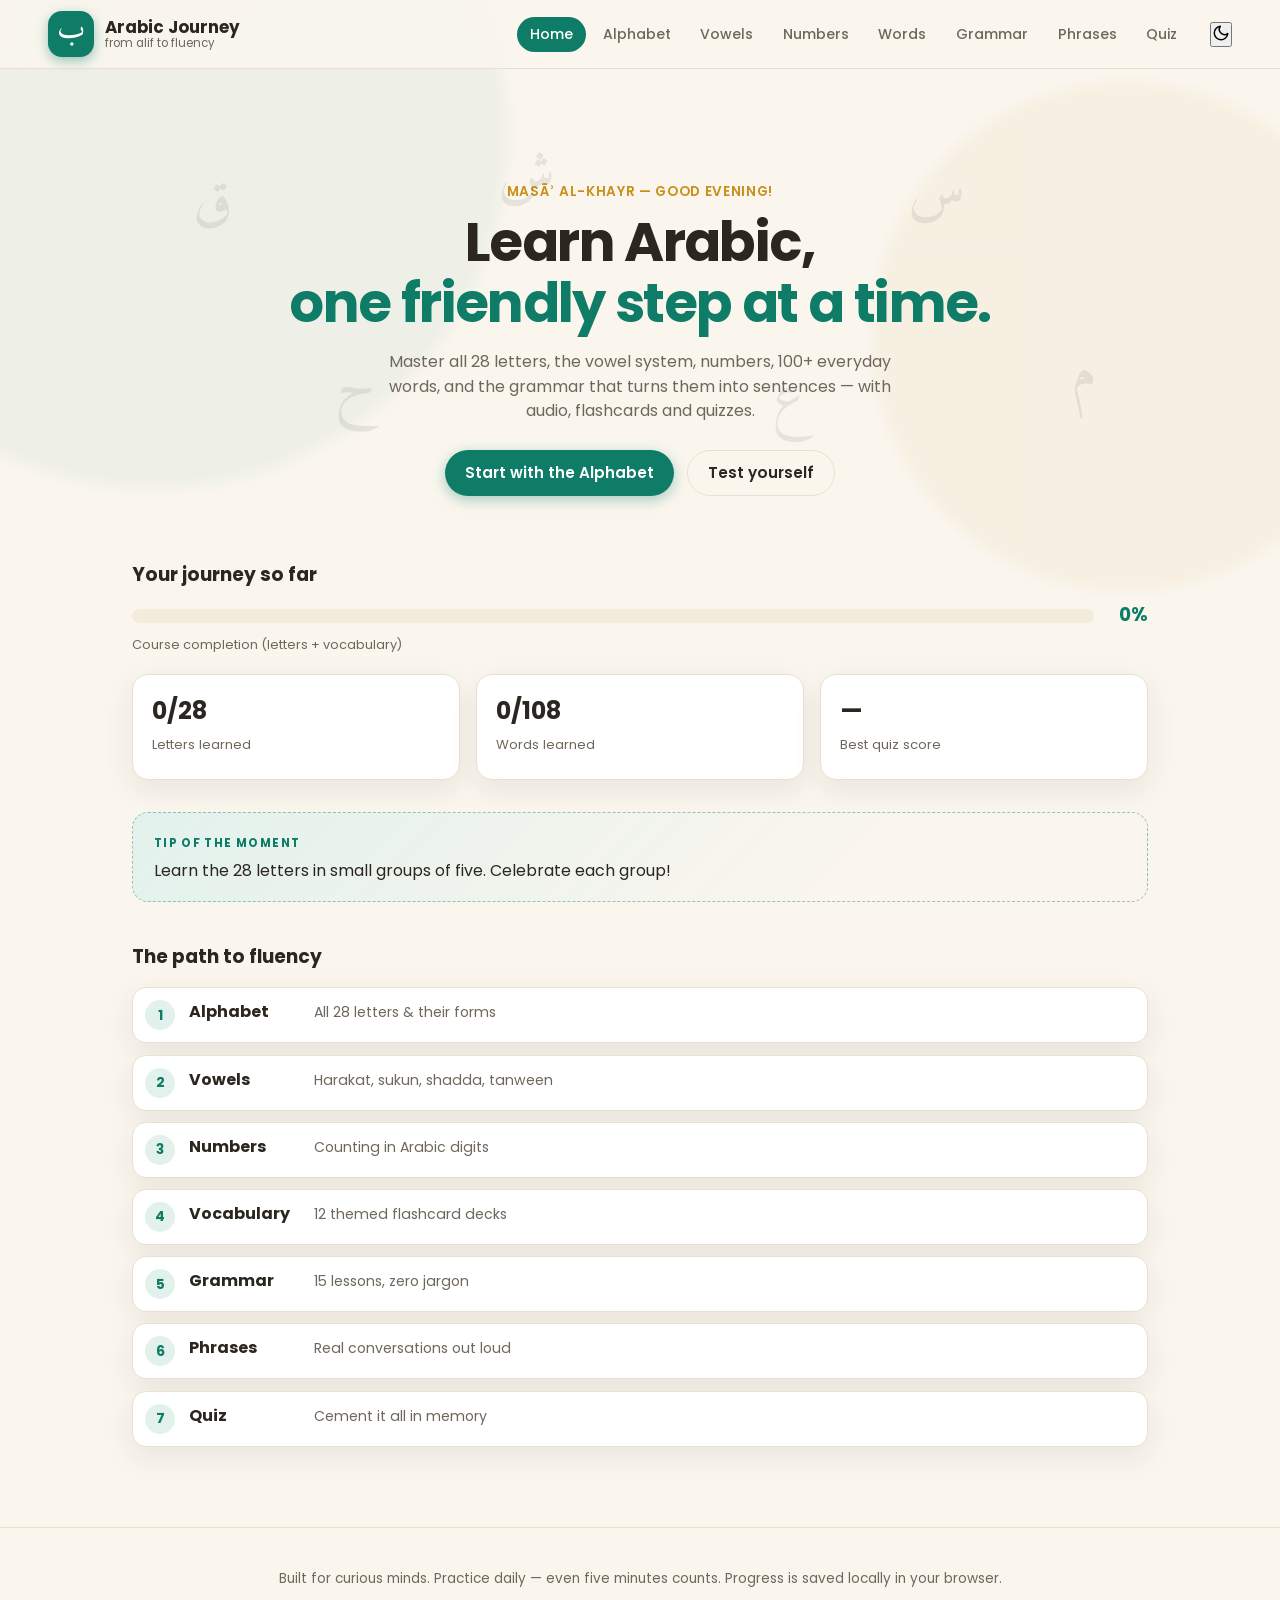
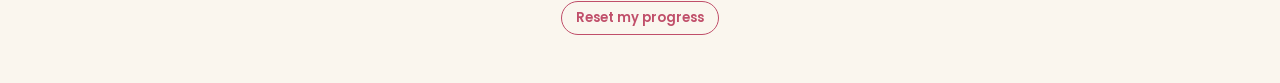
<file: index.html>
<!DOCTYPE html>
<html lang="en">
<head>
  <meta charset="UTF-8">
  <meta name="viewport" content="width=device-width, initial-scale=1.0">
  <title>Arabic Journey — Learn Arabic from Alif to Fluency</title>
  <meta name="description" content="A friendly, interactive course: master the Arabic alphabet, vowels, numbers, vocabulary and grammar — from your first letter to real sentences.">
  <link rel="icon" href="data:image/svg+xml,%3Csvg xmlns='http://www.w3.org/2000/svg' viewBox='0 0 64 64'%3E%3Ccircle cx='32' cy='32' r='30' fill='%230e7c66'/%3E%3Ctext x='32' y='44' font-size='34' text-anchor='middle' fill='%23fff' font-family='serif'%3E%D8%A8%3C/text%3E%3C/svg%3E">
  <link rel="preconnect" href="https://fonts.googleapis.com">
  <link rel="preconnect" href="https://fonts.gstatic.com" crossorigin>
  <link href="https://fonts.googleapis.com/css2?family=Amiri:wght@400;700&family=Poppins:wght@400;500;600;700&display=swap" rel="stylesheet">
  <link rel="stylesheet" href="css/style.css">
</head>
<body>

<header class="site-header">
  <div class="brand" data-route="home" role="button" tabindex="0">
    <div class="logo arabic">ب</div>
    <div class="brand-text">
      <strong>Arabic Journey</strong>
      <span>from alif to fluency</span>
    </div>
  </div>
  <nav id="main-nav" aria-label="Main navigation">
    <button data-route="home">Home</button>
    <button data-route="alphabet">Alphabet</button>
    <button data-route="vowels">Vowels</button>
    <button data-route="numbers">Numbers</button>
    <button data-route="words">Words</button>
    <button data-route="grammar">Grammar</button>
    <button data-route="phrases">Phrases</button>
    <button data-route="quiz">Quiz</button>
  </nav>
  <button id="theme-btn" aria-label="Toggle dark mode"></button>
</header>

<main>

  <!-- ============ HOME ============ -->
  <section class="view" id="view-home">
    <div class="hero">
      <span class="float-ch arabic" style="--d:0s">ق</span>
      <span class="float-ch arabic" style="--d:1.2s">ح</span>
      <span class="float-ch arabic" style="--d:2.1s">ش</span>
      <span class="float-ch arabic" style="--d:.6s">ع</span>
      <span class="float-ch arabic" style="--d:1.8s">س</span>
      <span class="float-ch arabic" style="--d:.3s">م</span>
      <p class="hero-hello" id="hero-greeting">Ahlan wa sahlan!</p>
      <h2>Learn Arabic,<br><em>one friendly step at a time.</em></h2>
      <p class="hero-sub">Master all 28 letters, the vowel system, numbers, 100+ everyday words,
      and the grammar that turns them into sentences — with audio, flashcards and quizzes.</p>
      <div class="hero-cta">
        <button class="btn btn-primary" data-route="alphabet">Start with the Alphabet</button>
        <button class="btn btn-ghost" data-route="quiz">Test yourself</button>
      </div>
    </div>

    <div class="progress-board">
      <h3>Your journey so far</h3>
      <div class="overall-row">
        <div class="bar big"><div class="bar-fill" id="overall-bar"></div></div>
        <span class="overall-pct" id="overall-pct">0%</span>
      </div>
      <p class="overall-note">Course completion (letters + vocabulary)</p>
      <div class="stat-cards">
        <a class="stat-card" data-route="alphabet" href="#alphabet">
          <span class="stat-num" id="stat-letters">0/28</span>
          <span class="stat-label">Letters learned</span>
          <div class="bar"><div class="bar-fill accent" id="stat-letters-bar"></div></div>
        </a>
        <a class="stat-card" data-route="words" href="#words">
          <span class="stat-num" id="stat-words">0/0</span>
          <span class="stat-label">Words learned</span>
          <div class="bar"><div class="bar-fill gold" id="stat-words-bar"></div></div>
        </a>
        <a class="stat-card" data-route="quiz" href="#quiz">
          <span class="stat-num" id="stat-quiz">—</span>
          <span class="stat-label">Best quiz score</span>
          <div class="bar"><div class="bar-fill rose" id="stat-quiz-bar"></div></div>
        </a>
      </div>
    </div>

    <div class="tips">
      <div class="tip-card">
        <span class="tip-kicker">Tip of the moment</span>
        <p id="tip-text"></p>
      </div>
    </div>

    <div class="path-map" aria-label="Learning path">
      <h3>The path to fluency</h3>
      <ol class="path-steps">
        <li><b>Alphabet</b><span>All 28 letters & their forms</span></li>
        <li><b>Vowels</b><span>Harakat, sukun, shadda, tanween</span></li>
        <li><b>Numbers</b><span>Counting in Arabic digits</span></li>
        <li><b>Vocabulary</b><span>12 themed flashcard decks</span></li>
        <li><b>Grammar</b><span>15 lessons, zero jargon</span></li>
        <li><b>Phrases</b><span>Real conversations out loud</span></li>
        <li><b>Quiz</b><span>Cement it all in memory</span></li>
      </ol>
    </div>
  </section>

  <!-- ============ ALPHABET ============ -->
  <section class="view" id="view-alphabet">
    <header class="view-head">
      <h2>The 28 Letters <span class="arabic head-ar">(الحُروف)</span></h2>
      <p>Tap any letter to see its four shapes, hear its sound, and learn a word. Star what you know.</p>
    </header>
    <div class="alpha-tools">
      <input type="search" id="alpha-search" placeholder="Search letter or sound… (e.g. ba, kh)" autocomplete="off">
      <div class="chips" id="alpha-filters">
        <button class="chip active" data-filter="all">All</button>
        <button class="chip" data-filter="todo">Not learned</button>
        <button class="chip" data-filter="learned">Learned</button>
        <button class="chip" data-filter="joiners">Connect both ways</button>
        <button class="chip" data-filter="non">One-sided</button>
      </div>
      <span class="muted" id="alpha-count"></span>
    </div>
    <div class="alpha-grid" id="alpha-grid"></div>
  </section>

  <!-- ============ VOWELS ============ -->
  <section class="view" id="view-vowels">
    <header class="view-head">
      <h2>Short Vowels & Marks <span class="arabic head-ar">(الحَرَكات)</span></h2>
      <p>Tiny marks, huge difference. They tell you which vowel follows each letter.</p>
    </header>
    <div class="mark-grid" id="marks-grid"></div>

    <h3 class="sub-head">Long vowels</h3>
    <div class="mark-grid small" id="long-grid"></div>

    <h3 class="sub-head">Try it live — one letter, every vowel</h3>
    <div class="explorer card">
      <label for="vowel-base">Pick a base letter:</label>
      <select id="vowel-base" dir="ltr"></select>
      <div class="combo-grid" id="vowel-grid"></div>
    </div>
  </section>

  <!-- ============ NUMBERS ============ -->
  <section class="view" id="view-numbers">
    <header class="view-head">
      <h2>Numbers <span class="arabic head-ar">(الأَرقام)</span></h2>
      <p>Arabic has its own digits, read left-to-right just like ours.</p>
    </header>
    <div class="num-grid" id="numbers-grid"></div>
  </section>

  <!-- ============ WORDS ============ -->
  <section class="view" id="view-wordsec">
    <header class="view-head">
      <h2>Vocabulary Decks <span class="arabic head-ar">(المُفْرَدات)</span></h2>
      <p>Flip the cards, listen, star what sticks. Little and often beats cramming.</p>
    </header>
    <div class="chips scroll-x" id="word-cats"></div>
    <div class="deck-tools">
      <span class="muted" id="cat-progress-label"></span>
      <div class="bar slim"><div class="bar-fill gold" id="cat-progress-bar"></div></div>
    </div>
    <div class="deck-wrap" id="deck-area">
      <div class="flashcard" id="flashcard" tabindex="0" role="button" aria-label="Flashcard — click to flip">
        <div class="fc-inner">
          <div class="fc-face fc-front">
            <span class="fc-cat" id="fc-cat-front"></span>
            <span class="fc-ar arabic" id="fc-ar"></span>
            <span class="fc-tr" id="fc-tr"></span>
            <button class="icon-btn say-on-card" data-say-slot="front" aria-label="Listen"></button>
            <span class="fc-hint">click card to flip</span>
          </div>
          <div class="fc-face fc-back">
            <span class="fc-cat" id="fc-cat-back"></span>
            <span class="fc-en" id="fc-en"></span>
            <span class="fc-hint">click card to flip back</span>
          </div>
        </div>
      </div>
      <div class="deck-controls">
        <button class="btn btn-ghost icon-btn" id="fc-prev" aria-label="Previous word"></button>
        <button class="btn btn-primary icon-btn" id="fc-flip" aria-label="Flip card"></button>
        <button class="btn btn-ghost icon-btn" id="fc-next" aria-label="Next word"></button>
        <button class="btn btn-ghost icon-btn" id="fc-shuffle" aria-label="Shuffle deck"></button>
        <button class="btn btn-star icon-btn" id="fc-star" aria-label="Mark as learned"></button>
      </div>
      <div class="deck-view-toggle">
        <button class="btn btn-small active" id="btn-deck-view">Cards</button>
        <button class="btn btn-small" id="btn-list-view">List</button>
      </div>
    </div>
    <div class="words-list hidden" id="words-list"></div>
  </section>

  <!-- ============ GRAMMAR ============ -->
  <section class="view" id="view-grammar">
    <header class="view-head">
      <h2>Grammar, gently <span class="arabic head-ar">(النَّحْو)</span></h2>
      <p>Fifteen bite-sized lessons that take you from letters to real sentences.</p>
    </header>
    <div id="grammar-list"></div>
  </section>

  <!-- ============ PHRASES ============ -->
  <section class="view" id="view-phrases">
    <header class="view-head">
      <h2>Phrases & Conversation <span class="arabic head-ar">(المُحادثة)</span></h2>
      <p>Say each phrase out loud twice before moving on. Your mouth learns too!</p>
    </header>
    <div id="phrases-list"></div>

    <h3 class="sub-head">Your first conversation — play it line by line</h3>
    <div class="dialogue card" id="dialogue"></div>
    <button class="btn btn-primary" id="play-dialogue">Play conversation</button>
  </section>

  <!-- ============ QUIZ ============ -->
  <section class="view" id="view-quiz">
    <header class="view-head">
      <h2>Challenge Yourself <span class="arabic head-ar">(اِمْتِحان)</span></h2>
      <p>Ten questions, instant feedback. Beat your best score!</p>
    </header>

    <div class="card quiz-setup" id="quiz-setup">
      <h3>Choose your topic</h3>
      <div class="chips" id="quiz-topics">
        <button class="chip active" data-topic="mixed">Mixed</button>
        <button class="chip" data-topic="letters">Letters</button>
        <button class="chip" data-topic="vocab">Vocabulary</button>
        <button class="chip" data-topic="numbers">Numbers</button>
      </div>
      <button class="btn btn-primary" id="btn-start-quiz">Start quiz</button>
    </div>

    <div class="card quiz-play hidden" id="quiz-play">
      <div class="q-meta">
        <span id="q-progress"></span>
        <span id="q-score"></span>
      </div>
      <div class="bar slim"><div class="bar-fill accent" id="q-bar"></div></div>
      <div id="q-question" class="q-question"></div>
      <div class="q-options" id="q-options"></div>
      <div id="q-feedback" class="q-feedback" role="status"></div>
      <button class="btn btn-primary hidden" id="btn-next-q">Next question</button>
    </div>

    <div class="card quiz-result hidden" id="quiz-result">
      <div class="score-ring" id="score-ring"><span id="qr-score"></span></div>
      <p id="qr-msg"></p>
      <p class="muted" id="qr-best"></p>
      <div class="row-center">
        <button class="btn btn-primary" id="btn-again">Play again</button>
        <button class="btn btn-ghost" id="btn-change-topic">Change topic</button>
      </div>
    </div>
  </section>

</main>

<footer class="site-footer">
  <p>Built for curious minds. Practice daily — even five minutes counts.
     Progress is saved locally in your browser.</p>
  <button class="btn btn-small btn-danger" id="reset-progress">Reset my progress</button>
</footer>

<!-- Letter detail modal -->
<div class="modal-overlay hidden" id="modal-overlay">
  <div class="modal card" role="dialog" aria-modal="true" aria-labelledby="modal-title">
    <button class="modal-close icon-btn" id="modal-close" aria-label="Close"></button>
    <div id="modal-body"></div>
    <div class="modal-nav">
      <button class="btn btn-ghost" id="modal-prev">Previous</button>
      <button class="btn btn-star icon-btn" id="modal-star" aria-label="Toggle learned"></button>
      <button class="btn btn-ghost" id="modal-next">Next</button>
    </div>
  </div>
</div>

<div id="toast" class="hidden" role="status"></div>

<script src="js/data.js"></script>
<script src="js/content.js"></script>
<script src="js/grammar.js"></script>
<script src="js/app.js" defer></script>
</body>
</html>
</file>
<file: css/style.css>
/* ============================================================
   Arabic Journey — styles
   Warm, friendly, readable. Light & dark themes.
   ============================================================ */

:root{
  --bg:#faf6ee;
  --bg-soft:#f3ecdd;
  --surface:#ffffff;
  --surface-2:#fdfaf3;
  --ink:#2b2620;
  --ink-soft:#6f675c;
  --line:#e8e0d0;
  --accent:#0e7c66;
  --accent-soft:#e2f1ec;
  --gold:#c98f1b;
  --gold-soft:#f7ecd7;
  --rose:#c04f6a;
  --rose-soft:#f9e6eb;
  --shadow:0 10px 30px rgba(43,38,32,.08);
  --radius:16px;
}
[data-theme="dark"]{
  --bg:#15181a;
  --bg-soft:#101315;
  --surface:#1e2326;
  --surface-2:#24292d;
  --ink:#ece5d8;
  --ink-soft:#a89f90;
  --line:#33393e;
  --accent:#3fb397;
  --accent-soft:#17332d;
  --gold:#dfae4a;
  --gold-soft:#332a15;
  --rose:#e07a93;
  --rose-soft:#37202a;
  --shadow:0 10px 30px rgba(0,0,0,.35);
}

*{ box-sizing:border-box; margin:0; padding:0 }
html{ scroll-behavior:smooth }
body{
  font-family:'Poppins',system-ui,'Segoe UI',sans-serif;
  background:
    radial-gradient(circle at 12% 8%, rgba(14,124,102,.05) 0 18%, transparent 19%),
    radial-gradient(circle at 88% 20%, rgba(201,143,27,.06) 0 14%, transparent 15%),
    var(--bg);
  color:var(--ink);
  line-height:1.55;
  min-height:100vh;
}

/* ---------- utilities ---------- */
.arabic{ font-family:'Amiri','Traditional Arabic',serif; direction:rtl; unicode-bidi:isolate }
.hidden{ display:none !important }
.muted{ color:var(--ink-soft); font-size:.85rem }
.row-center{ display:flex; gap:.6rem; justify-content:center; flex-wrap:wrap }
.card{
  background:var(--surface);
  border:1px solid var(--line);
  border-radius:var(--radius);
  box-shadow:var(--shadow);
  padding:1.4rem;
}

/* ---------- buttons ---------- */
.btn{
  border:none; cursor:pointer; font-family:inherit; font-weight:600;
  padding:.65rem 1.25rem; border-radius:999px; font-size:.95rem;
  transition:transform .15s ease, box-shadow .15s ease, background .2s;
  display:inline-flex; align-items:center; gap:.45rem; justify-content:center;
}
.btn:hover{ transform:translateY(-2px) }
.btn:active{ transform:translateY(0) }
.btn-primary{ background:var(--accent); color:#fff; box-shadow:0 4px 14px rgba(14,124,102,.35) }
.btn-primary:hover{ filter:brightness(1.07) }
[data-theme="dark"] .btn-primary{ color:#0d1412 }
.btn-ghost{ background:transparent; color:var(--ink); border:1.5px solid var(--line) }
.btn-ghost:hover{ border-color:var(--accent); color:var(--accent) }
.btn-danger{ background:transparent; color:var(--rose); border:1.5px solid currentColor }
.btn-small{ padding:.35rem .9rem; font-size:.82rem }
.icon-btn{
  width:42px; height:42px; padding:0; border-radius:50%;
  display:inline-flex; align-items:center; justify-content:center;
  background:var(--surface-2); color:var(--ink); border:1.5px solid var(--line);
}
.icon-btn svg{ width:18px; height:18px }
.btn-star{ background:var(--gold-soft); color:var(--gold); border-color:transparent }
.btn-star.active{ background:var(--gold); color:#fff }

/* ---------- header ---------- */
.site-header{
  position:sticky; top:0; z-index:50;
  display:flex; align-items:center; gap:1rem; flex-wrap:wrap;
  padding:.7rem clamp(1rem,4vw,3rem);
  background:color-mix(in srgb, var(--bg) 82%, transparent);
  backdrop-filter:blur(10px);
  border-bottom:1px solid var(--line);
}
.brand{ display:flex; align-items:center; gap:.7rem; cursor:pointer }
.logo{
  width:46px; height:46px; border-radius:14px; background:var(--accent); color:#fff;
  display:flex; align-items:center; justify-content:center;
  font-size:1.9rem; line-height:1; padding-bottom:.35rem;
  box-shadow:0 4px 12px rgba(14,124,102,.4);
}
[data-theme="dark"] .logo{ color:#0d1412 }
.brand-text{ display:flex; flex-direction:column; line-height:1.2 }
.brand-text strong{ font-size:1.05rem }
.brand-text span{ font-size:.72rem; color:var(--ink-soft) }
#main-nav{ display:flex; gap:.25rem; overflow-x:auto; margin-left:auto; scrollbar-width:none; padding:.2rem 0 }
#main-nav::-webkit-scrollbar{ display:none }
#main-nav button{
  background:none; border:none; cursor:pointer; font-family:inherit;
  font-size:.88rem; font-weight:500; color:var(--ink-soft);
  padding:.45rem .8rem; border-radius:999px; white-space:nowrap;
  transition:background .2s,color .2s;
}
#main-nav button:hover{ color:var(--ink); background:var(--surface-2) }
#main-nav button.current{ background:var(--accent); color:#fff }
[data-theme="dark"] #main-nav button.current{ color:#0d1412 }
#theme-btn{ margin-left:.25rem }

/* ---------- views ---------- */
.view{ display:none; max-width:1080px; margin:0 auto; padding:clamp(1.2rem,4vw,2.5rem) clamp(1rem,4vw,2rem) 3rem; animation:fadeUp .35s ease both }
.view.active{ display:block }
@keyframes fadeUp{ from{ opacity:0; transform:translateY(10px) } to{ opacity:1; transform:none } }
.view-head h2{ font-size:clamp(1.5rem,3.5vw,2.1rem); letter-spacing:-.02em }
.head-ar{ color:var(--accent); font-size:.85em }
.view-head p{ color:var(--ink-soft); margin-top:.3rem; max-width:60ch }
.sub-head{ margin:2rem 0 1rem; font-size:1.2rem }

/* ---------- hero ---------- */
.hero{ position:relative; text-align:center; padding:clamp(2rem,6vw,4.5rem) 1rem 2.5rem; overflow:hidden }
.hero-hello{ color:var(--gold); font-weight:600; letter-spacing:.05em; text-transform:uppercase; font-size:.85rem }
.hero h2{ font-size:clamp(2rem,5.5vw,3.4rem); line-height:1.12; letter-spacing:-.03em; margin:.6rem 0 1rem }
.hero h2 em{ color:var(--accent); font-style:normal }
.hero-sub{ color:var(--ink-soft); max-width:52ch; margin:0 auto 1.6rem }
.hero-cta{ display:flex; gap:.8rem; justify-content:center; flex-wrap:wrap }
.float-ch{
  position:absolute; top:12%; font-size:clamp(2rem,5vw,3.6rem); opacity:.09;
  animation:floaty 7s ease-in-out infinite; animation-delay:var(--d); pointer-events:none; user-select:none;
}
.float-ch:nth-child(1){ left:6% } .float-ch:nth-child(2){ left:20%; top:55% }
.float-ch:nth-child(3){ left:36%; top:6% } .float-ch:nth-child(4){ right:34%; top:58% }
.float-ch:nth-child(5){ right:18%; top:10% } .float-ch:nth-child(6){ right:5%; top:52% }
@keyframes floaty{ 0%,100%{ transform:translateY(0) rotate(-3deg) } 50%{ transform:translateY(-18px) rotate(4deg) } }

/* ---------- progress board ---------- */
.progress-board{ margin-top:1.5rem }
.progress-board h3{ margin-bottom:.8rem }
.overall-row{ display:flex; align-items:center; gap:1rem }
.overall-pct{ font-weight:700; color:var(--accent); font-size:1.15rem; min-width:3.2ch; text-align:right }
.overall-note{ color:var(--ink-soft); font-size:.8rem; margin:.3rem 0 1.2rem }
.bar{ height:10px; background:var(--bg-soft); border-radius:99px; overflow:hidden; flex:1 }
.bar.slim{ height:6px }
.bar.big{ height:14px }
.bar-fill{ height:100%; width:0%; border-radius:99px; background:linear-gradient(90deg,var(--accent),color-mix(in srgb,var(--accent) 60%, var(--gold))); transition:width .6s cubic-bezier(.22,1,.36,1) }
.bar-fill.accent{ background:var(--accent) }
.bar-fill.gold{ background:linear-gradient(90deg,var(--gold),#e0b34d) }
.bar-fill.rose{ background:var(--rose) }
.stat-cards{ display:grid; grid-template-columns:repeat(auto-fit,minmax(200px,1fr)); gap:1rem }
.stat-card{
  background:var(--surface); border:1px solid var(--line); border-radius:var(--radius);
  padding:1.1rem 1.2rem; text-decoration:none; color:inherit; display:flex; flex-direction:column; gap:.35rem;
  transition:transform .2s ease, box-shadow .2s ease; box-shadow:var(--shadow);
}
.stat-card:hover{ transform:translateY(-3px) }
.stat-num{ font-size:1.5rem; font-weight:700 }
.stat-label{ font-size:.82rem; color:var(--ink-soft) }

.tips{ margin-top:2rem }
.tip-card{
  background:linear-gradient(135deg,var(--accent-soft),transparent 70%);
  border:1px dashed color-mix(in srgb,var(--accent) 40%, transparent);
  border-radius:var(--radius); padding:1.1rem 1.3rem;
}
.tip-kicker{ font-size:.72rem; text-transform:uppercase; letter-spacing:.12em; color:var(--accent); font-weight:700 }
.tip-card p{ margin-top:.25rem }
.tip-card p.swap{ animation:fadeUp .4s ease both }

.path-map{ margin-top:2.5rem }
.path-steps{ list-style:none; counter-reset:step; display:grid; gap:.7rem; margin-top:1rem }
.path-steps li{
  counter-increment:step; display:flex; align-items:baseline; gap:.9rem;
  background:var(--surface); border:1px solid var(--line); border-radius:14px;
  padding:.75rem 1rem .75rem .75rem; box-shadow:var(--shadow);
}
.path-steps li::before{
  content:counter(step); flex:0 0 auto;
  width:30px; height:30px; border-radius:50%;
  background:var(--accent-soft); color:var(--accent); font-weight:700; font-size:.85rem;
  display:inline-flex; align-items:center; justify-content:center; align-self:center;
}
.path-steps b{ min-width:110px }
.path-steps span{ color:var(--ink-soft); font-size:.88rem }

/* ---------- alphabet ---------- */
.alpha-tools{ display:flex; align-items:center; gap:1rem; flex-wrap:wrap; margin:1.4rem 0 1.1rem }
#alpha-search{
  font-family:inherit; font-size:.9rem; color:var(--ink);
  background:var(--surface); border:1.5px solid var(--line); border-radius:999px;
  padding:.55rem 1.1rem; min-width:230px; outline:none; transition:border-color .2s;
}
#alpha-search:focus{ border-color:var(--accent) }
.chips{ display:flex; gap:.4rem; flex-wrap:wrap }
.chip{
  border:1.5px solid var(--line); background:var(--surface); color:var(--ink-soft);
  font-family:inherit; font-size:.82rem; font-weight:500; padding:.4rem .95rem;
  border-radius:999px; cursor:pointer; transition:all .2s;
}
.chip:hover{ border-color:var(--accent); color:var(--accent) }
.chip.active{ background:var(--accent); border-color:var(--accent); color:#fff }
[data-theme="dark"] .chip.active{ color:#0d1412 }
.alpha-grid{ display:grid; grid-template-columns:repeat(auto-fill,minmax(105px,1fr)); gap:.8rem }
.letter-card{
  position:relative; background:var(--surface); border:1px solid var(--line);
  border-radius:14px; padding:1.1rem .5rem .8rem; text-align:center; cursor:pointer;
  display:flex; flex-direction:column; align-items:center; gap:.15rem;
  transition:transform .18s ease, box-shadow .18s ease, border-color .18s;
  box-shadow:var(--shadow); font-family:inherit;
}
.letter-card:hover{ transform:translateY(-4px) rotate(-.5deg); border-color:var(--accent) }
.lc-char{ font-family:'Amiri',serif; font-size:2.5rem; line-height:1.15; color:var(--ink) }
.lc-name{ font-size:.78rem; color:var(--ink-soft) }
.lc-sound{ font-size:.68rem; color:var(--accent); font-weight:600 }
.lc-star{ position:absolute; top:.45rem; right:.55rem; width:15px; height:15px; color:var(--gold); opacity:0 }
.letter-card.learned{ border-color:var(--gold); background:linear-gradient(180deg,var(--gold-soft),var(--surface) 65%) }
.letter-card.learned .lc-star{ opacity:1 }

/* ---------- letter detail modal ---------- */
.modal-overlay{
  position:fixed; inset:0; z-index:100; background:rgba(20,17,12,.45);
  backdrop-filter:blur(4px); display:flex; align-items:center; justify-content:center; padding:1rem;
  animation:fadeIn .2s ease both;
}
@keyframes fadeIn{ from{opacity:0} to{opacity:1} }
.modal{ width:min(560px,100%); max-height:92vh; overflow-y:auto; position:relative; animation:popIn .28s cubic-bezier(.22,1.4,.36,1) both }
@keyframes popIn{ from{ transform:scale(.92); opacity:0 } to{ transform:scale(1); opacity:1 } }
.modal-close{ position:absolute; top:.9rem; right:.9rem }
.md-top{ display:flex; align-items:center; gap:1.2rem; margin-bottom:1rem }
.big-letter{
  font-family:'Amiri',serif; font-size:5rem; line-height:1.1; color:var(--accent);
  min-width:110px; height:110px; display:flex; align-items:center; justify-content:center;
  background:var(--accent-soft); border-radius:20px; padding-bottom:.6rem;
}
.md-title h3{ font-size:1.4rem }
.md-title p{ color:var(--ink-soft); font-size:.9rem }
.forms-strip{ display:grid; grid-template-columns:repeat(4,1fr); gap:.5rem; margin:.4rem 0 1rem }
.form-cell{
  background:var(--surface-2); border:1px solid var(--line); border-radius:12px;
  text-align:center; padding:.7rem .3rem .45rem;
}
.form-cell .arabic{ font-size:1.9rem; display:block; line-height:1.3 }
.form-label{ font-size:.66rem; text-transform:uppercase; letter-spacing:.08em; color:var(--ink-soft) }
.hint-box{
  display:flex; gap:.6rem; align-items:flex-start;
  background:var(--gold-soft); border-radius:12px; padding:.7rem .9rem; font-size:.9rem; margin-bottom:1rem;
}
.ex-word{
  display:flex; align-items:center; justify-content:space-between; gap:.8rem;
  border:1px solid var(--line); border-radius:12px; padding:.8rem 1rem; margin-bottom:1rem;
}
.ex-word .arabic{ font-size:1.8rem }
.ex-word small{ display:block; color:var(--ink-soft) }
.say-btn{
  flex:0 0 auto; width:44px; height:44px; border-radius:50%; border:none; cursor:pointer;
  background:var(--accent); color:#fff; display:inline-flex; align-items:center; justify-content:center;
  transition:transform .15s;
}
[data-theme="dark"] .say-btn{ color:#0d1412 }
.say-btn:hover{ transform:scale(1.08) }
.say-btn.pulse{ animation:pulse .6s ease infinite alternate }
@keyframes pulse{ from{ box-shadow:0 0 0 0 rgba(14,124,102,.45) } to{ box-shadow:0 0 0 12px rgba(14,124,102,0) } }
.note-line{ font-size:.83rem; color:var(--ink-soft); font-style:italic }
.modal-nav{ display:flex; justify-content:space-between; align-items:center; margin-top:1.2rem; gap:.5rem }

/* ---------- vowels ---------- */
.mark-grid{ display:grid; grid-template-columns:repeat(auto-fit,minmax(250px,1fr)); gap:1rem }
.mark-grid.small{ grid-template-columns:repeat(auto-fit,minmax(220px,1fr)) }
.mark-card{ background:var(--surface); border:1px solid var(--line); border-radius:var(--radius); padding:1.1rem; box-shadow:var(--shadow) }
.mk-row{ display:flex; align-items:center; gap:.9rem; margin-bottom:.5rem }
.mk-mark{
  font-size:2.6rem; line-height:1; min-width:64px; height:64px; border-radius:14px;
  background:var(--accent-soft); color:var(--accent);
  display:flex; align-items:center; justify-content:center; padding-bottom:.7rem;
}
.mk-name{ font-weight:700 }
.mk-sound{ margin-left:auto; color:var(--gold); font-weight:700 }
.mk-desc{ color:var(--ink-soft); font-size:.88rem }
.explorer{ margin-top:.5rem }
.explorer label{ font-weight:600; margin-right:.5rem }
#vowel-base{
  font-family:'Amiri',serif; font-size:1.4rem; padding:.2rem .9rem;
  border:1.5px solid var(--line); border-radius:10px; background:var(--surface); color:var(--ink); cursor:pointer;
}
.combo-grid{ display:grid; grid-template-columns:repeat(auto-fit,minmax(120px,1fr)); gap:.7rem; margin-top:1rem }
.combo-card{
  background:var(--surface-2); border:1px solid var(--line); border-radius:12px;
  padding:.9rem .4rem .6rem; text-align:center; cursor:pointer; transition:border-color .2s, transform .15s;
}
.combo-card:hover{ border-color:var(--accent); transform:translateY(-2px) }
.cc-out{ font-family:'Amiri',serif; font-size:2.4rem; line-height:1.25; display:block; color:var(--ink) }
.cc-sound{ font-size:.8rem; color:var(--gold); font-weight:700 }

/* ---------- numbers ---------- */
.num-grid{ display:grid; grid-template-columns:repeat(auto-fill,minmax(150px,1fr)); gap:1rem }
.num-card{
  background:var(--surface); border:1px solid var(--line); border-radius:var(--radius);
  padding:1.1rem; text-align:center; box-shadow:var(--shadow); transition:transform .18s;
}
.num-card:hover{ transform:translateY(-3px) }
.num-digit{ font-size:2.6rem; color:var(--accent); display:block; line-height:1.2 }
.num-value{ font-size:.72rem; color:var(--ink-soft); text-transform:uppercase; letter-spacing:.1em }
.num-ar{ font-size:1.5rem; display:block; margin-top:.2rem }
.num-tr{ color:var(--ink-soft); font-size:.85rem }

/* ---------- words / flashcards ---------- */
.scroll-x{ overflow-x:auto; padding-bottom:.4rem; scrollbar-width:thin }
.deck-tools{ display:flex; align-items:center; gap:1rem; margin:.9rem 0 1.2rem; max-width:520px }
.deck-wrap{ display:flex; flex-direction:column; align-items:center; gap:1.1rem }
.flashcard{ perspective:1400px; width:min(430px,92vw); height:270px; cursor:pointer; outline-offset:4px }
.fc-inner{ position:relative; width:100%; height:100%; transform-style:preserve-3d; transition:transform .55s cubic-bezier(.3,1.2,.4,1) }
.flashcard.flipped .fc-inner{ transform:rotateY(180deg) }
.fc-face{
  position:absolute; inset:0; backface-visibility:hidden; -webkit-backface-visibility:hidden;
  border-radius:22px; border:1px solid var(--line); box-shadow:var(--shadow);
  display:flex; flex-direction:column; align-items:center; justify-content:center; gap:.5rem; padding:1.4rem;
}
.fc-front{ background:var(--surface) }
.fc-back{ background:linear-gradient(150deg,var(--accent-soft),var(--surface)); transform:rotateY(180deg) }
.fc-cat{ position:absolute; top:.9rem; left:1.1rem; font-size:.7rem; text-transform:uppercase; letter-spacing:.1em; color:var(--ink-soft) }
.fc-ar{ font-size:3.1rem; line-height:1.3; text-align:center }
.fc-tr{ color:var(--ink-soft); font-size:1.05rem }
.fc-en{ font-size:2rem; font-weight:700; text-align:center }
.fc-hint{ position:absolute; bottom:.8rem; font-size:.7rem; color:var(--ink-soft); opacity:.7 }
.say-on-card{ position:absolute; bottom:1rem; right:1rem }
.deck-controls{ display:flex; gap:.6rem }
.deck-view-toggle{ display:flex; gap:.4rem }
.deck-view-toggle .btn.active{ background:var(--accent); color:#fff; border-color:var(--accent) }
[data-theme="dark"] .deck-view-toggle .btn.active{ color:#0d1412 }
.words-list{ margin-top:1.2rem; display:flex; flex-direction:column; gap:.5rem }
.word-row{
  display:flex; align-items:center; gap:1rem; background:var(--surface);
  border:1px solid var(--line); border-radius:12px; padding:.65rem 1rem; box-shadow:var(--shadow);
}
.wr-ar{ font-family:'Amiri',serif; font-size:1.5rem; min-width:130px; text-align:right }
.wr-tr{ color:var(--ink-soft); font-size:.85rem; min-width:120px }
.wr-en{ font-weight:600; margin-left:auto; text-align:right }
.star-toggle{ background:none; border:none; cursor:pointer; color:var(--line); padding:.2rem }
.star-toggle.on{ color:var(--gold) }
.star-toggle svg{ width:20px; height:20px; fill:currentColor; stroke:currentColor }

/* ---------- grammar ---------- */
.lesson{ background:var(--surface); border:1px solid var(--line); border-radius:var(--radius); margin-bottom:.7rem; box-shadow:var(--shadow); overflow:hidden }
.lesson-head{
  width:100%; display:flex; align-items:center; gap:.8rem; text-align:left;
  background:none; border:none; font-family:inherit; font-size:1rem; font-weight:600; color:var(--ink);
  padding:1rem 1.2rem; cursor:pointer;
}
.lesson-head:hover{ color:var(--accent) }
.chev{ margin-left:auto; transition:transform .3s; color:var(--ink-soft) }
.lesson.open .chev{ transform:rotate(180deg); color:var(--accent) }
.lesson-body{ max-height:0; overflow:hidden; transition:max-height .4s ease; padding:0 1.2rem }
.lesson.open .lesson-body{ max-height:1400px; padding:0 1.2rem 1.2rem; overflow-y:auto }
.lesson-body p{ margin-bottom:.7rem; color:var(--ink) }
.lesson-body ul,.lesson-body ol{ margin:0 0 .8rem 1.2rem; display:flex; flex-direction:column; gap:.35rem }
.lesson-body li{ font-size:.95rem }
.tbl{ width:100%; border-collapse:collapse; margin:.4rem 0 .9rem; font-size:.92rem }
.tbl th,.tbl td{ border:1px solid var(--line); padding:.45rem .7rem; text-align:left }
.tbl th{ background:var(--surface-2); font-size:.78rem; text-transform:uppercase; letter-spacing:.06em; color:var(--ink-soft) }
.tbl td.arabic{ font-size:1.35rem; text-align:right }
.callout{
  background:var(--accent-soft); border-left:4px solid var(--accent);
  padding:.7rem 1rem; border-radius:0 12px 12px 0; font-size:.9rem; margin-top:.6rem;
}

/* ---------- phrases ---------- */
.phrase-group{ margin-bottom:1.6rem }
.pg-title{ font-size:1.1rem; margin-bottom:.7rem; color:var(--accent) }
.phrase-row{
  display:flex; align-items:center; gap:1rem; background:var(--surface);
  border:1px solid var(--line); border-radius:12px; padding:.7rem 1rem; margin-bottom:.5rem; box-shadow:var(--shadow);
}
.pr-ar{ font-family:'Amiri',serif; font-size:1.5rem; min-width:210px; text-align:right }
.pr-mid{ flex:1; min-width:0 }
.pr-tr{ color:var(--ink-soft); font-size:.84rem; display:block }
.pr-en{ font-size:.92rem }
.dialogue{ display:flex; flex-direction:column; gap:.8rem; margin-bottom:1rem }
.bubble{
  max-width:80%; border-radius:18px; padding:.8rem 1.1rem; border:1px solid var(--line);
  background:var(--surface); box-shadow:var(--shadow); transition:border-color .25s, transform .25s;
}
.bubble.A{ align-self:flex-start; border-bottom-left-radius:4px }
.bubble.B{ align-self:flex-end; border-bottom-right-radius:4px; background:var(--accent-soft) }
.bubble.active{ border-color:var(--gold); transform:scale(1.02) }
.bubble .arabic{ font-size:1.4rem; display:block }
.bub-tr{ color:var(--ink-soft); font-size:.8rem; display:block }
.bub-en{ font-size:.88rem }

/* ---------- quiz ---------- */
.quiz-setup h3{ margin-bottom:.8rem }
.quiz-setup .chips{ margin-bottom:1.2rem }
.quiz-play .q-meta{ display:flex; justify-content:space-between; font-size:.85rem; color:var(--ink-soft); margin-bottom:.4rem }
.q-question{
  min-height:120px; display:flex; flex-direction:column; align-items:center; justify-content:center;
  gap:.3rem; margin:1.2rem 0; text-align:center;
}
.q-big{ font-family:'Amiri',serif; font-size:4.5rem; line-height:1.2 }
.q-prompt{ font-weight:600; font-size:1.05rem }
.q-sub{ color:var(--ink-soft); font-size:.85rem }
.q-options{ display:grid; grid-template-columns:repeat(auto-fit,minmax(160px,1fr)); gap:.7rem }
.opt{
  font-family:inherit; font-size:1rem; font-weight:600; color:var(--ink);
  background:var(--surface-2); border:2px solid var(--line); border-radius:12px;
  padding:.9rem .6rem; cursor:pointer; transition:all .18s;
}
.opt.arabic-opt{ font-size:1.9rem; padding:1.1rem .6rem }
.opt:hover:not(:disabled){ border-color:var(--accent); transform:translateY(-2px) }
.opt.correct{ background:var(--accent); border-color:var(--accent); color:#fff }
[data-theme="dark"] .opt.correct{ color:#0d1412 }
.opt.wrong{ background:var(--rose-soft); border-color:var(--rose); color:var(--rose); animation:shake .35s ease }
.opt:disabled{ cursor:default; opacity:.85 }
@keyframes shake{ 0%,100%{transform:translateX(0)} 25%{transform:translateX(-6px)} 75%{transform:translateX(6px)} }
.q-feedback{ min-height:1.6rem; margin:.9rem 0 .4rem; font-weight:600; text-align:center }
.q-feedback.good{ color:var(--accent) }
.q-feedback.bad{ color:var(--rose) }
.quiz-result{ text-align:center; display:flex; flex-direction:column; align-items:center; gap:.6rem }
.score-ring{
  --pct:0%;
  width:150px; height:150px; border-radius:50%;
  background:conic-gradient(var(--accent) var(--pct), var(--bg-soft) 0);
  display:flex; align-items:center; justify-content:center; margin-bottom:.4rem;
}
.score-ring::before{ content:""; position:absolute }
.score-ring > span{
  width:118px; height:118px; border-radius:50%; background:var(--surface);
  display:flex; align-items:center; justify-content:center; font-size:1.7rem; font-weight:700; color:var(--accent);
}
#qr-msg{ font-size:1.15rem; font-weight:600 }

/* ---------- footer / toast ---------- */
.site-footer{
  text-align:center; padding:2.5rem 1rem 3rem; color:var(--ink-soft); font-size:.85rem;
  border-top:1px solid var(--line); margin-top:2rem;
  display:flex; flex-direction:column; align-items:center; gap:.8rem;
}
#toast{
  position:fixed; left:50%; bottom:24px; transform:translateX(-50%);
  background:var(--ink); color:var(--bg); font-size:.85rem; font-weight:500;
  padding:.65rem 1.2rem; border-radius:999px; z-index:200; box-shadow:var(--shadow);
  animation:toastIn .3s ease both; max-width:92vw; text-align:center;
}
@keyframes toastIn{ from{ opacity:0; transform:translate(-50%,10px) } to{ opacity:1; transform:translate(-50%,0) } }

/* ---------- responsive ---------- */
@media (max-width:720px){
  .md-top{ flex-direction:column; text-align:center }
  .forms-strip{ grid-template-columns:repeat(2,1fr) }
  .pr-ar{ min-width:auto }
  .phrase-row{ flex-wrap:wrap }
  .wr-en{ margin-left:0; width:100% }
  .alpha-grid{ grid-template-columns:repeat(auto-fill,minmax(88px,1fr)); gap:.6rem }
  .flashcard{ height:240px }
}
</file>
